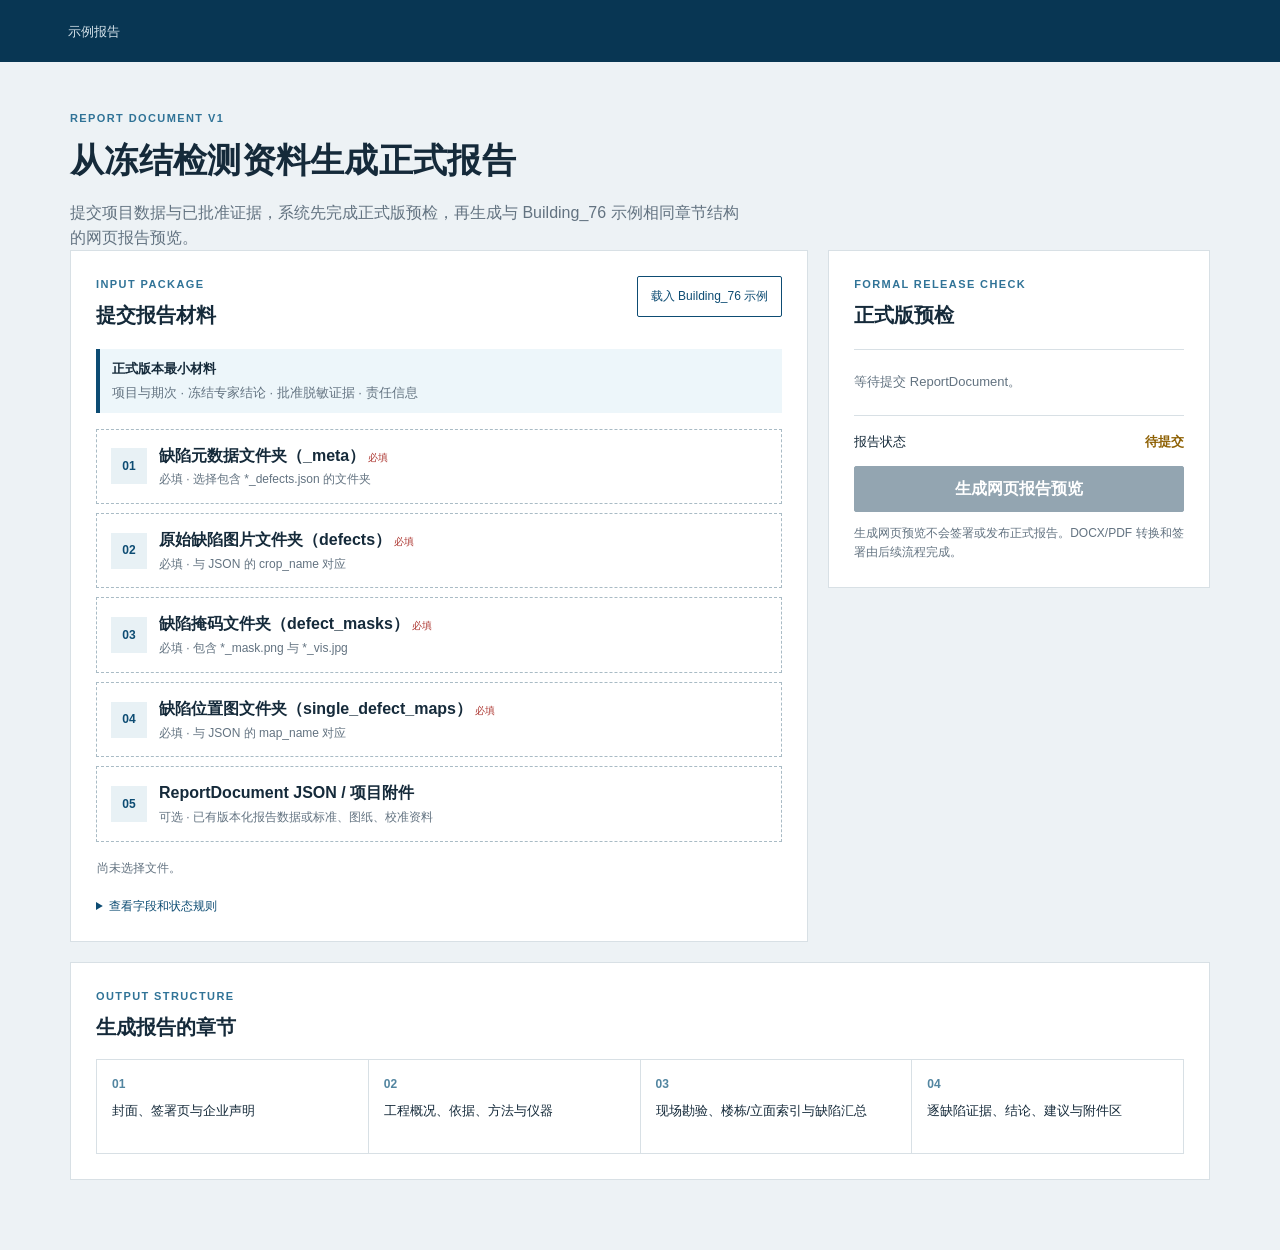
<file: docs/index.html>
<!doctype html>
<html lang="zh-CN">
<head><meta charset="utf-8"><meta http-equiv="refresh" content="0; url=generator.html"><title>FacadeFixer 报告生成工作台</title></head>
<body><p>正在打开报告生成工作台。若未自动跳转，请打开 <a href="generator.html">报告生成工作台</a>。</p></body>
</html>
</file>
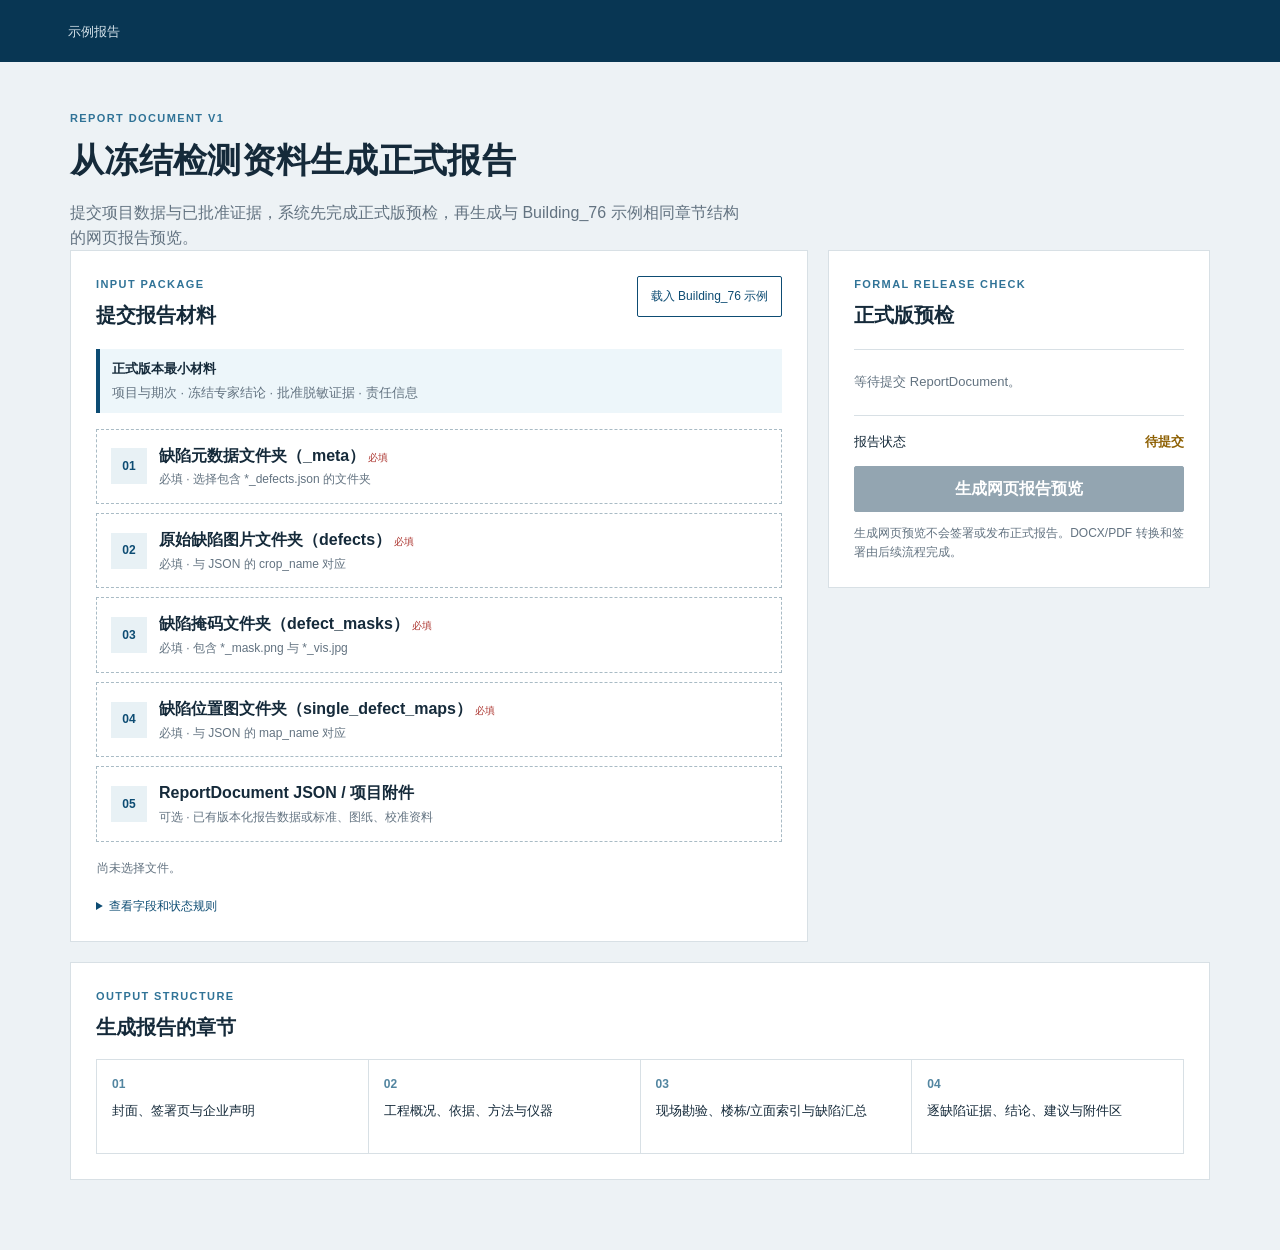
<file: docs/generator.html>
<!doctype html>
<html lang="zh-CN">
<head>
  <meta charset="utf-8">
  <meta name="viewport" content="width=device-width, initial-scale=1">
  <title>FacadeFixer 报告生成工作台</title>
  <link rel="stylesheet" href="generator.css?v=layout-4">
</head>
<body>
  <header class="topbar"><nav><a href="building_76_reference.html">示例报告</a></nav></header>
  <main class="shell">
    <section class="hero"><p class="eyebrow">REPORT DOCUMENT V1</p><h1>从冻结检测资料生成正式报告</h1><p>提交项目数据与已批准证据，系统先完成正式版预检，再生成与 Building_76 示例相同章节结构的网页报告预览。</p></section>
    <div class="layout">
      <section class="panel input-panel"><div class="panel-heading"><div><p class="eyebrow">INPUT PACKAGE</p><h2>提交报告材料</h2></div><button id="load-sample" class="secondary" type="button">载入 Building_76 示例</button></div>
        <div class="requirement"><b>正式版本最小材料</b><span>项目与期次 · 冻结专家结论 · 批准脱敏证据 · 责任信息</span></div>
        <label class="upload required"><span class="file-icon">01</span><span><b>缺陷元数据文件夹（_meta）</b><small>必填 · 选择包含 *_defects.json 的文件夹</small></span><input id="meta-files" type="file" accept="application/json" webkitdirectory directory multiple></label>
        <label class="upload required"><span class="file-icon">02</span><span><b>原始缺陷图片文件夹（defects）</b><small>必填 · 与 JSON 的 crop_name 对应</small></span><input id="evidence-files" type="file" accept="image/*" webkitdirectory directory multiple></label>
        <label class="upload required"><span class="file-icon">03</span><span><b>缺陷掩码文件夹（defect_masks）</b><small>必填 · 包含 *_mask.png 与 *_vis.jpg</small></span><input id="mask-files" type="file" accept="image/*" webkitdirectory directory multiple></label>
        <label class="upload required"><span class="file-icon">04</span><span><b>缺陷位置图文件夹（single_defect_maps）</b><small>必填 · 与 JSON 的 map_name 对应</small></span><input id="map-files" type="file" accept="image/*" webkitdirectory directory multiple></label>
        <label class="upload"><span class="file-icon">05</span><span><b>ReportDocument JSON / 项目附件</b><small>可选 · 已有版本化报告数据或标准、图纸、校准资料</small></span><input id="report-json" type="file" accept="application/json"></label><input id="attachment-files" type="file" multiple hidden>
        <div id="file-list" class="file-list" aria-live="polite">尚未选择文件。</div>
        <details><summary>查看字段和状态规则</summary><ul><li>报告仅接受 <code>frozen</code> 的专家结论；草稿结论不能进入正式版。</li><li>图片证据须标记 <code>approved_redaction=true</code>。</li><li>模型估算、未采集、不可达、待确认不会计入正式量测统计。</li><li>生成时会调用受控的云端书生分析服务；仅发送缺陷类别、识别描述和量化尺寸，不会上传图片、坐标或拍摄时间。</li></ul></details>
      </section>
      <aside class="panel check-panel"><p class="eyebrow">FORMAL RELEASE CHECK</p><h2>正式版预检</h2><div id="check-list" class="check-list"><p class="empty">等待提交 ReportDocument。</p></div><div class="summary"><span>报告状态</span><b id="readiness">待提交</b></div><button id="generate" class="primary" type="button" disabled>生成网页报告预览</button><p id="generation-progress" class="help" hidden aria-live="polite"></p><p class="help">生成网页预览不会签署或发布正式报告。DOCX/PDF 转换和签署由后续流程完成。</p></aside>
    </div>
    <section id="result" class="result" hidden><div><p class="eyebrow">PREVIEW READY</p><h2>网页报告已生成</h2><p id="result-copy"></p></div><div class="result-actions"><a id="open-report" class="primary link-button" href="preview.html?v=layout-2">打开数据报告</a><a class="secondary link-button" href="building_76_reference.html">查看示例版式</a></div></section>
    <section class="chapters"><p class="eyebrow">OUTPUT STRUCTURE</p><h2>生成报告的章节</h2><div class="chapter-grid"><div><b>01</b><span>封面、签署页与企业声明</span></div><div><b>02</b><span>工程概况、依据、方法与仪器</span></div><div><b>03</b><span>现场勘验、楼栋/立面索引与缺陷汇总</span></div><div><b>04</b><span>逐缺陷证据、结论、建议与附件区</span></div></div></section>
  </main>
  <script id="sample-data" type="application/json">
{
  "schema_version": "report-document/v1",
  "report_id": "report-demo-76",
  "report_version": "draft-web-1",
  "frozen_at": "2026-08-28T08:00:00Z",
  "project": {
    "project_id": "building-76",
    "name": "Building_76 外墙检测鉴定",
    "period": "2026-Q3",
    "source_version": "project/v1",
    "location": "浙江省杭州市（示例）",
    "client": "委托单位待补充",
    "overview": "本网页报告为冻结检测数据的专业预览版。工程信息、方法与责任信息须由项目负责人确认后形成正式版本。",
    "method": "采用无人机航拍目视检查，结合经批准的缺陷证据，对外墙可见部位进行记录与复核。",
    "standards": ["JGJ/T 277-2012", "JGJ 376-2015", "GB 50210-2018"],
    "instruments": [
      {"name": "无人机航拍平台", "model": "待登记", "asset_id": "待补充"},
      {"name": "激光测距仪", "model": "待登记", "asset_id": "待补充"}
    ],
    "responsibility": {"inspector": "待补充", "author": "待补充", "reviewer": "待补充", "approver": "待补充"}
  },
  "field_catalog": [],
  "sections": [],
  "defects": [
    {
      "defect_id": "D-001",
      "building_id": "Building_76",
      "facade_id": "南立面",
      "category_id": "concrete_spalling",
      "severity": "serious",
      "expert_conclusion": {"status": "frozen", "frozen_at": "2026-08-28T08:00:00Z", "source_version": "conclusion/v1", "text": "建议尽快安排现场复核并采取防坠落措施。"},
      "evidence": [
        {"evidence_id": "E-001", "state": "measured", "source": "inspection", "period": "2026-Q3", "version": "evidence/v1", "kind": "image", "approved_redaction": true, "caption": "已批准脱敏证据；正式量测/人工确认。", "image_uri": ""}
      ]
    },
    {
      "defect_id": "D-002",
      "building_id": "Building_76",
      "facade_id": "东立面",
      "category_id": "concrete_crack",
      "severity": "general",
      "expert_conclusion": {"status": "frozen", "frozen_at": "2026-08-28T08:00:00Z", "source_version": "conclusion/v1", "text": "建议在维修前补充裂缝宽度和延伸范围复核。"},
      "evidence": [
        {"evidence_id": "E-002", "state": "model_estimate", "source": "model", "period": "2026-Q3", "version": "model/v2", "kind": "image", "approved_redaction": true, "caption": "模型估算，未作为正式量测。", "image_uri": ""}
      ]
    },
    {
      "defect_id": "D-003",
      "building_id": "Building_76",
      "facade_id": "北立面",
      "category_id": "rust_stain",
      "severity": "minor",
      "expert_conclusion": {"status": "frozen", "frozen_at": "2026-08-28T08:00:00Z", "source_version": "conclusion/v1", "text": "建议结合渗水路径进行后续排查。"},
      "evidence": [
        {"evidence_id": "E-003", "state": "inaccessible", "reason": "高处遮挡，当前航线不可达", "source": "inspection", "period": "2026-Q3", "version": "evidence/v1", "kind": "note", "approved_redaction": true, "caption": "不可达区域，不纳入实测统计。"}
      ]
    }
  ]
}
  </script>
  <script src="generator.js?v=sample-load-3"></script>
</body>
</html>
</file>
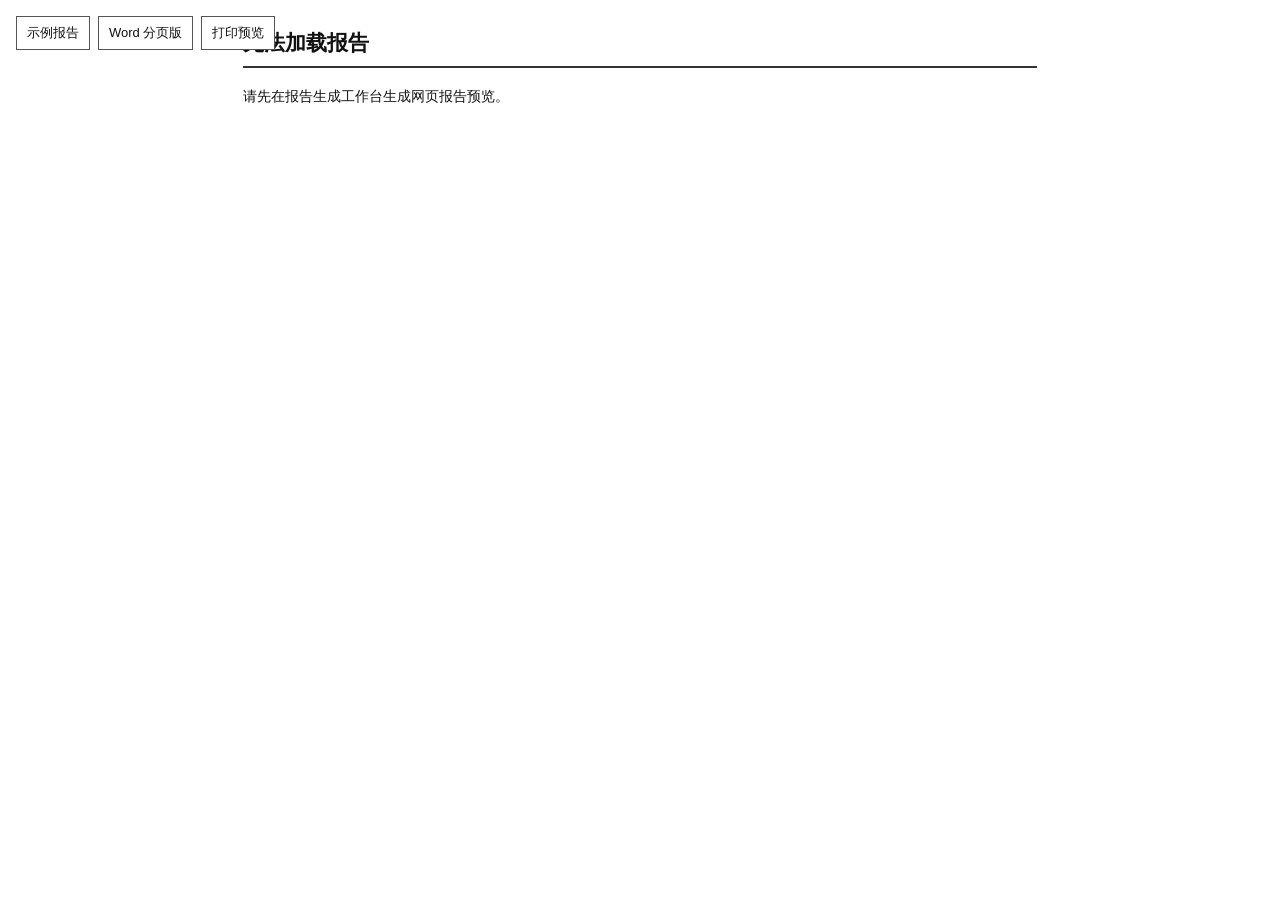
<file: docs/preview.html>
<!doctype html>
<html lang="zh-CN">
<head>
  <meta charset="utf-8">
  <meta name="viewport" content="width=device-width, initial-scale=1">
  <title>外墙检测鉴定报告</title>
  <link rel="stylesheet" href="styles.css">
</head>
<body>
  <header class="report-toolbar no-print"><a href="building_76_reference.html">示例报告</a><button id="word-toggle" type="button" aria-pressed="false">Word 分页版</button><button id="print-button" type="button">打印预览</button></header>
  <main id="report" class="report" aria-live="polite"></main>
  <script src="app.js"></script>
</body>
</html>
</file>
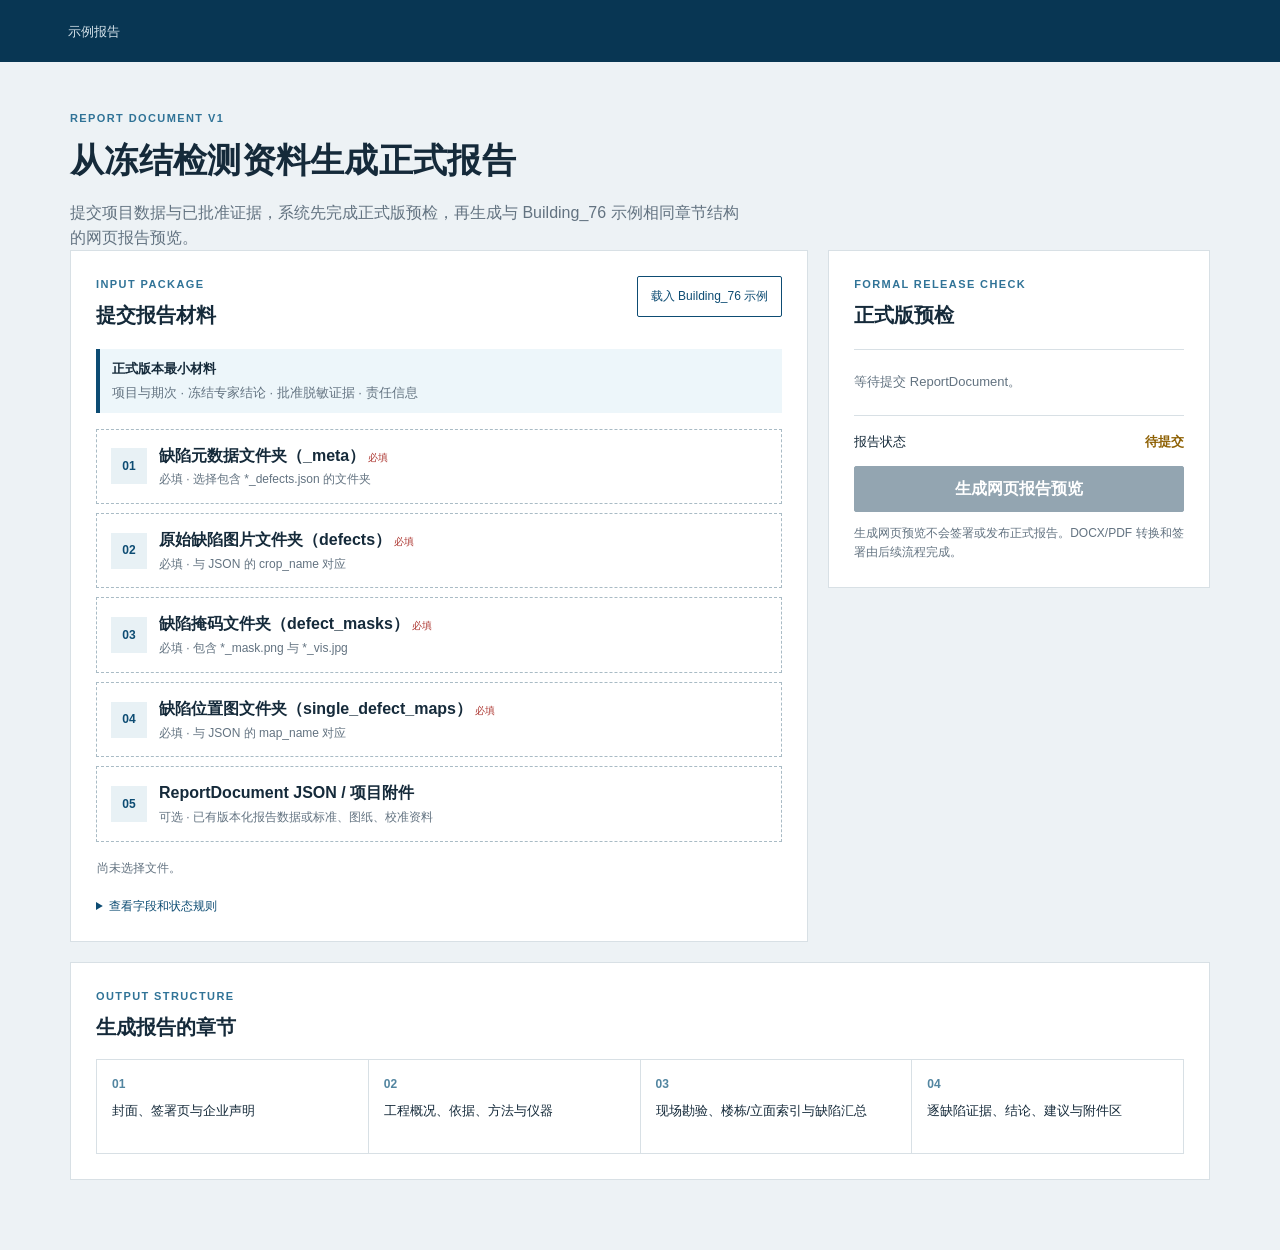
<file: report_web/generator.html>
<!doctype html>
<html lang="zh-CN">
<head>
  <meta charset="utf-8">
  <meta name="viewport" content="width=device-width, initial-scale=1">
  <title>FacadeFixer 报告生成工作台</title>
  <link rel="stylesheet" href="generator.css">
</head>
<body>
  <header class="topbar"><nav><a href="building_76_reference.html">示例报告</a></nav></header>
  <main class="shell">
    <section class="hero"><p class="eyebrow">REPORT DOCUMENT V1</p><h1>从冻结检测资料生成正式报告</h1><p>提交项目数据与已批准证据，系统先完成正式版预检，再生成与 Building_76 示例相同章节结构的网页报告预览。</p></section>
    <div class="layout">
      <section class="panel input-panel"><div class="panel-heading"><div><p class="eyebrow">INPUT PACKAGE</p><h2>提交报告材料</h2></div><button id="load-sample" class="secondary" type="button">载入 Building_76 示例</button></div>
        <div class="requirement"><b>正式版本最小材料</b><span>项目与期次 · 冻结专家结论 · 批准脱敏证据 · 责任信息</span></div>
        <label class="upload required"><span class="file-icon">01</span><span><b>缺陷元数据文件夹（_meta）</b><small>必填 · 选择包含 *_defects.json 的文件夹</small></span><input id="meta-files" type="file" accept="application/json" webkitdirectory directory multiple></label>
        <label class="upload required"><span class="file-icon">02</span><span><b>原始缺陷图片文件夹（defects）</b><small>必填 · 与 JSON 的 crop_name 对应</small></span><input id="evidence-files" type="file" accept="image/*" webkitdirectory directory multiple></label>
        <label class="upload required"><span class="file-icon">03</span><span><b>缺陷掩码文件夹（defect_masks）</b><small>必填 · 包含 *_mask.png 与 *_vis.jpg</small></span><input id="mask-files" type="file" accept="image/*" webkitdirectory directory multiple></label>
        <label class="upload required"><span class="file-icon">04</span><span><b>缺陷位置图文件夹（single_defect_maps）</b><small>必填 · 与 JSON 的 map_name 对应</small></span><input id="map-files" type="file" accept="image/*" webkitdirectory directory multiple></label>
        <label class="upload"><span class="file-icon">05</span><span><b>ReportDocument JSON / 项目附件</b><small>可选 · 已有版本化报告数据或标准、图纸、校准资料</small></span><input id="report-json" type="file" accept="application/json"></label><input id="attachment-files" type="file" multiple hidden>
        <div id="file-list" class="file-list" aria-live="polite">尚未选择文件。</div>
        <details><summary>查看字段和状态规则</summary><ul><li>报告仅接受 <code>frozen</code> 的专家结论；草稿结论不能进入正式版。</li><li>图片证据须标记 <code>approved_redaction=true</code>。</li><li>模型估算、未采集、不可达、待确认不会计入正式量测统计。</li></ul></details>
      </section>
      <aside class="panel check-panel"><p class="eyebrow">FORMAL RELEASE CHECK</p><h2>正式版预检</h2><div id="check-list" class="check-list"><p class="empty">等待提交 ReportDocument。</p></div><div class="summary"><span>报告状态</span><b id="readiness">待提交</b></div><button id="generate" class="primary" type="button" disabled>生成网页报告预览</button><p class="help">生成网页预览不会签署或发布正式报告。DOCX/PDF 转换和签署由后续流程完成。</p></aside>
    </div>
    <section id="result" class="result" hidden><div><p class="eyebrow">PREVIEW READY</p><h2>网页报告已生成</h2><p id="result-copy"></p></div><div class="result-actions"><a id="open-report" class="primary link-button" href="preview.html?v=layout-2">打开数据报告</a><a class="secondary link-button" href="building_76_reference.html">查看示例版式</a></div></section>
    <section class="chapters"><p class="eyebrow">OUTPUT STRUCTURE</p><h2>生成报告的章节</h2><div class="chapter-grid"><div><b>01</b><span>封面、签署页与企业声明</span></div><div><b>02</b><span>工程概况、依据、方法与仪器</span></div><div><b>03</b><span>现场勘验、楼栋/立面索引与缺陷汇总</span></div><div><b>04</b><span>逐缺陷证据、结论、建议与附件区</span></div></div></section>
  </main>
  <script id="sample-data" type="application/json">
+{
  "schema_version": "report-document/v1",
  "report_id": "report-demo-76",
  "report_version": "draft-web-1",
  "frozen_at": "2026-08-28T08:00:00Z",
  "project": {
    "project_id": "building-76",
    "name": "Building_76 外墙检测鉴定",
    "period": "2026-Q3",
    "source_version": "project/v1",
    "location": "浙江省杭州市（示例）",
    "client": "委托单位待补充",
    "overview": "本网页报告为冻结检测数据的专业预览版。工程信息、方法与责任信息须由项目负责人确认后形成正式版本。",
    "method": "采用无人机航拍目视检查，结合经批准的缺陷证据，对外墙可见部位进行记录与复核。",
    "standards": ["JGJ/T 277-2012", "JGJ 376-2015", "GB 50210-2018"],
    "instruments": [
      {"name": "无人机航拍平台", "model": "待登记", "asset_id": "待补充"},
      {"name": "激光测距仪", "model": "待登记", "asset_id": "待补充"}
    ],
    "responsibility": {"inspector": "待补充", "author": "待补充", "reviewer": "待补充", "approver": "待补充"}
  },
  "field_catalog": [],
  "sections": [],
  "defects": [
    {
      "defect_id": "D-001",
      "building_id": "Building_76",
      "facade_id": "南立面",
      "category_id": "concrete_spalling",
      "severity": "serious",
      "expert_conclusion": {"status": "frozen", "frozen_at": "2026-08-28T08:00:00Z", "source_version": "conclusion/v1", "text": "建议尽快安排现场复核并采取防坠落措施。"},
      "evidence": [
        {"evidence_id": "E-001", "state": "measured", "source": "inspection", "period": "2026-Q3", "version": "evidence/v1", "kind": "image", "approved_redaction": true, "caption": "已批准脱敏证据；正式量测/人工确认。", "image_uri": ""}
      ]
    },
    {
      "defect_id": "D-002",
      "building_id": "Building_76",
      "facade_id": "东立面",
      "category_id": "concrete_crack",
      "severity": "general",
      "expert_conclusion": {"status": "frozen", "frozen_at": "2026-08-28T08:00:00Z", "source_version": "conclusion/v1", "text": "建议在维修前补充裂缝宽度和延伸范围复核。"},
      "evidence": [
        {"evidence_id": "E-002", "state": "model_estimate", "source": "model", "period": "2026-Q3", "version": "model/v2", "kind": "image", "approved_redaction": true, "caption": "模型估算，未作为正式量测。", "image_uri": ""}
      ]
    },
    {
      "defect_id": "D-003",
      "building_id": "Building_76",
      "facade_id": "北立面",
      "category_id": "rust_stain",
      "severity": "minor",
      "expert_conclusion": {"status": "frozen", "frozen_at": "2026-08-28T08:00:00Z", "source_version": "conclusion/v1", "text": "建议结合渗水路径进行后续排查。"},
      "evidence": [
        {"evidence_id": "E-003", "state": "inaccessible", "reason": "高处遮挡，当前航线不可达", "source": "inspection", "period": "2026-Q3", "version": "evidence/v1", "kind": "note", "approved_redaction": true, "caption": "不可达区域，不纳入实测统计。"}
      ]
    }
  ]
}
  </script>
  <script src="generator.js"></script>
</body>
</html>
</file>
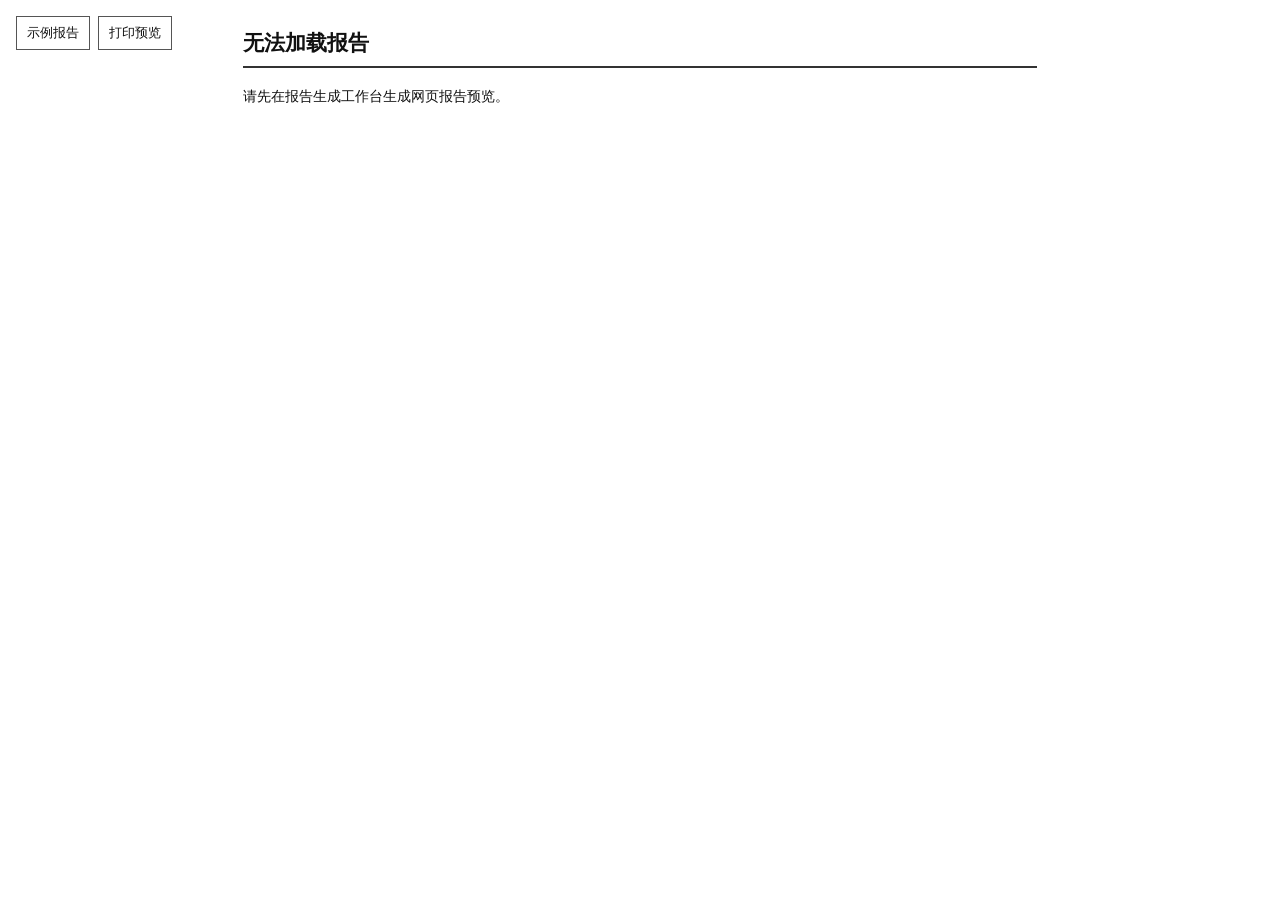
<file: report_web/preview.html>
<!doctype html>
<html lang="zh-CN">
<head>
  <meta charset="utf-8">
  <meta name="viewport" content="width=device-width, initial-scale=1">
  <title>外墙检测鉴定报告</title>
  <link rel="stylesheet" href="styles.css">
</head>
<body>
  <header class="report-toolbar no-print"><a href="building_76_reference.html">示例报告</a><button id="print-button" type="button">打印预览</button></header>
  <main id="report" class="report" aria-live="polite"></main>
  <script src="app.js"></script>
</body>
</html>
</file>
<file: docs/generator.css>
:root{--ink:#152a3a;--muted:#637381;--line:#d8e0e5;--paper:#fff;--soft:#f3f6f8;--blue:#0d4c73;--blue2:#083653;--warn:#8f6206;--ok:#16704b;--bad:#ad3832}*{box-sizing:border-box}body{margin:0;background:#edf2f5;color:var(--ink);font-family:"Microsoft YaHei",Arial,sans-serif;line-height:1.55}.topbar{height:62px;background:var(--blue2);color:#fff;display:flex;align-items:center;justify-content:space-between;padding:0 calc((100% - 1180px)/2);min-padding-left:20px;gap:20px}.brand strong{font-size:18px;letter-spacing:.4px}.brand span{font-size:13px;color:#bfd2df;margin-left:14px}.topbar a{color:#d6e3eb;text-decoration:none;font-size:13px;margin-left:18px}.shell{max-width:1180px;margin:0 auto;padding:48px 20px 70px}.hero{max-width:760px}.eyebrow{font-weight:700;font-size:11px;letter-spacing:1.4px;color:#307397;margin:0 0 7px}.hero h1{font-size:34px;letter-spacing:.3px;margin:0 0 14px}.hero>p:last-child{color:var(--muted);font-size:16px;margin:0;max-width:680px}.flow{display:flex;margin:36px 0 24px;border:1px solid var(--line);background:#fff}.flow div{flex:1;padding:14px 20px;display:flex;align-items:center;gap:10px;border-right:1px solid var(--line);color:var(--muted);font-size:13px}.flow div:last-child{border:0}.flow b{width:22px;height:22px;border-radius:50%;background:#e1e8ec;color:#52626e;display:grid;place-items:center;font-size:12px}.flow .active{background:#e8f2f7;color:var(--blue);font-weight:700}.flow .active b{background:var(--blue);color:#fff}.flow .complete{color:var(--ok);font-weight:700}.flow .complete b{background:var(--ok);color:#fff}.flow-help{margin:-14px 0 24px;color:var(--muted);font-size:13px}.layout{display:grid;grid-template-columns:minmax(0,1.45fr) minmax(280px,.75fr);gap:20px}.panel{background:var(--paper);border:1px solid var(--line);padding:25px}.panel-heading{display:flex;justify-content:space-between;gap:12px;align-items:flex-start}.panel h2{font-size:20px;margin:0 0 18px}.requirement{border-left:4px solid var(--blue);background:#edf6fa;padding:10px 12px;margin-bottom:16px;font-size:13px}.requirement span{display:block;color:var(--muted);margin-top:3px}.upload{display:flex;align-items:center;gap:12px;border:1px dashed #a9bbc5;padding:14px;margin:9px 0;cursor:pointer;background:#fff}.upload:hover{background:#f8fbfc;border-color:var(--blue)}.upload.required b:after{content:" 必填";font-size:10px;color:var(--bad);font-weight:400}.upload small{display:block;color:var(--muted);font-size:12px;margin-top:2px}.upload input{display:none}.file-icon{display:grid;place-items:center;width:36px;height:36px;background:#e8f1f5;color:var(--blue);font-weight:700;font-size:12px}.file-list{font-size:12px;color:var(--muted);padding:8px 1px;min-height:30px}.file-list ul{margin:0;padding-left:18px}.input-panel details{font-size:12px;color:var(--muted);margin-top:12px}.input-panel summary{cursor:pointer;color:var(--blue)}.check-panel{align-self:start}.check-list{border-top:1px solid var(--line);border-bottom:1px solid var(--line);margin:12px 0 16px;padding:9px 0}.check{display:flex;gap:8px;padding:7px 0;font-size:13px}.check:before{content:"";width:15px;height:15px;border-radius:50%;border:1px solid #a9b6bf;flex:0 0 auto;margin-top:2px}.check.ok:before{content:"✓";display:grid;place-items:center;background:var(--ok);border-color:var(--ok);color:#fff;font-size:10px}.check.bad:before{content:"!";display:grid;place-items:center;background:var(--bad);border-color:var(--bad);color:#fff;font-size:10px}.empty{color:var(--muted);font-size:13px}.summary{display:flex;justify-content:space-between;margin:14px 0;font-size:13px}.summary b{color:var(--warn)}button,.link-button{font:inherit;border-radius:2px;cursor:pointer;padding:10px 13px;border:1px solid var(--blue);text-decoration:none;display:inline-block}.primary{width:100%;background:var(--blue);color:#fff;border-color:var(--blue);font-weight:700}.primary:disabled{background:#93a5b1;border-color:#93a5b1;cursor:not-allowed}.secondary{background:#fff;color:var(--blue);font-size:12px}.help{font-size:12px;color:var(--muted);margin:12px 0 0}.result[hidden]{display:none}.result{margin-top:20px;border:1px solid #92c8ae;background:#f4fbf6;padding:22px;display:flex;justify-content:space-between;gap:20px;align-items:center}.result h2{margin:0 0 5px;font-size:20px}.result p:last-child{margin:0;color:#48705b;font-size:13px}.result-actions{display:flex;gap:8px}.result .link-button{width:auto;white-space:nowrap}.chapters{background:#fff;border:1px solid var(--line);margin-top:20px;padding:25px}.chapters h2{font-size:20px;margin:0 0 16px}.chapter-grid{display:grid;grid-template-columns:repeat(4,1fr);border-top:1px solid var(--line);border-left:1px solid var(--line)}.chapter-grid div{min-height:94px;padding:15px;border-right:1px solid var(--line);border-bottom:1px solid var(--line);font-size:13px}.chapter-grid b{display:block;color:#5285a0;font-size:12px;margin-bottom:8px}@media(max-width:760px){.topbar{padding:0 16px}.topbar nav{display:none}.shell{padding:30px 14px}.hero h1{font-size:28px}.flow{overflow:auto}.flow div{min-width:140px}.layout{grid-template-columns:1fr}.result{align-items:flex-start;flex-direction:column}.chapter-grid{grid-template-columns:repeat(2,1fr)}}
</file>
<file: docs/styles.css>
@page { size: A4; margin: 2cm 1.8cm; }
:root { --ink:#111; --line:#333; --muted:#555; --light:#f5f5f5; --sample:#0066cc; }
* { box-sizing:border-box; }
body { margin:0 auto; max-width:21cm; color:var(--ink); font-family:"SimSun","Microsoft YaHei",serif; font-size:10.5pt; line-height:1.6; }
h1 { font-size:22pt; text-align:center; margin-top:6cm; font-weight:bold; }
h2 { font-size:16pt; margin-top:1.2em; border-bottom:2px solid var(--line); padding-bottom:.3em; font-weight:bold; }
h3 { font-size:13pt; margin-top:.8em; font-weight:bold; }
table { width:100%; border-collapse:collapse; margin:.6em 0 1em; font-size:9.5pt; }
th,td { border:1px solid var(--line); padding:5px 6px; vertical-align:middle; text-align:left; }
th { background:#e8e8e8; text-align:center; font-weight:bold; }
.cover { page-break-after:always; text-align:center; }
.cover h1 { margin-top:8cm; font-size:26pt; }
.cover p { font-size:12pt; margin-top:2cm; color:var(--muted); }
.sign-page,.statement,.new-section,.detail { page-break-before:always; }
.info-table td:first-child,.info-table td:nth-child(3),.defect-table td:first-child { background:var(--light); font-weight:bold; width:15%; }
.info-table td:nth-child(2),.info-table td:nth-child(4) { width:35%; }
.sample-text { color:var(--sample); font-style:italic; }
.photo-row { display:flex; justify-content:center; gap:12px; margin:1em 0; flex-wrap:wrap; }
.detail-photo-row { justify-content:space-between; flex-wrap:nowrap; gap:8px; }
.photo-box { text-align:center; width:calc(50% - 8px); }
.detail-photo-row .photo-box { width:calc(25% - 6px); }
.photo-box img,.photo-placeholder { width:100%; height:8cm; object-fit:contain; border:1px solid #ccc; background:#fafafa; }
.detail-photo-row .photo-box img,.detail-photo-row .photo-placeholder { height:6cm; }
.photo-placeholder { display:grid; place-items:center; color:#777; font-size:9pt; }
.caption { font-size:9pt; color:var(--muted); margin-top:.3em; }
.detail-title { font-size:14pt; font-weight:bold; text-align:center; margin:1em 0; background:#f0f0f0; padding:8px; border:1px solid var(--line); }
.defect-desc,.cause-text,.treatment-text { font-size:9.5pt; line-height:1.5; text-align:justify; margin:.5em 0; padding:8px; }
.defect-desc { background:#fafafa; border-left:3px solid #666; }
.cause-text { background:#fff8e1; border-left:3px solid #ff9800; }
.treatment-text { background:#e8f5e9; border-left:3px solid #4caf50; }
.severity { font-weight:bold; }.severity-1{color:#4caf50}.severity-2{color:#ff9800}.severity-3{color:#f44336}
.detail-reason { font-size:9pt; color:#555; }
.report-toolbar { position:fixed; top:16px; left:16px; z-index:10; display:flex; gap:8px; font-family:"Microsoft YaHei",sans-serif; }
.report-toolbar a,.report-toolbar button { border:1px solid #555; background:#fff; color:#111; padding:7px 10px; font:13px "Microsoft YaHei",sans-serif; text-decoration:none; cursor:pointer; }
.word-mode { max-width:none; background:#dfe4e8; padding:20px 0 40px; }
.word-mode .report { width:21cm; margin:0 auto; }
.word-mode .cover,.word-mode .sign-page,.word-mode .statement,.word-mode .new-section,.word-mode .detail { width:21cm; min-height:29.7cm; margin:0 auto 18px; padding:2cm 1.8cm; background:#fff; box-shadow:0 2px 12px rgba(0,0,0,.16); overflow:hidden; }
.word-mode .cover { display:block; }
.word-mode .detail { break-before:page; page-break-before:always; break-after:page; page-break-after:always; }
.word-mode .detail:last-child { break-after:auto; page-break-after:auto; }
.word-mode .detail-photo-row { break-inside:avoid; page-break-inside:avoid; }
.word-mode .report-toolbar { position:fixed; }
@media print { .no-print { display:none!important; } body{max-width:none;} .word-mode{background:#fff;padding:0}.word-mode .report{width:auto;margin:0}.word-mode .cover,.word-mode .sign-page,.word-mode .statement,.word-mode .new-section,.word-mode .detail{width:auto;min-height:0;margin:0;padding:0;box-shadow:none;overflow:visible} }
@media (max-width:760px) { body{padding:0 14px;font-size:10pt}.cover h1{margin-top:25vh;font-size:22pt}.photo-box,.detail-photo-row .photo-box{width:100%}.detail-photo-row{flex-wrap:wrap}.report-toolbar{position:static;margin:12px 0} }
</file>
<file: report_web/generator.css>
:root{--ink:#152a3a;--muted:#637381;--line:#d8e0e5;--paper:#fff;--soft:#f3f6f8;--blue:#0d4c73;--blue2:#083653;--warn:#8f6206;--ok:#16704b;--bad:#ad3832}*{box-sizing:border-box}body{margin:0;background:#edf2f5;color:var(--ink);font-family:"Microsoft YaHei",Arial,sans-serif;line-height:1.55}.topbar{height:62px;background:var(--blue2);color:#fff;display:flex;align-items:center;justify-content:space-between;padding:0 calc((100% - 1180px)/2);min-padding-left:20px;gap:20px}.brand strong{font-size:18px;letter-spacing:.4px}.brand span{font-size:13px;color:#bfd2df;margin-left:14px}.topbar a{color:#d6e3eb;text-decoration:none;font-size:13px;margin-left:18px}.shell{max-width:1180px;margin:0 auto;padding:48px 20px 70px}.hero{max-width:760px}.eyebrow{font-weight:700;font-size:11px;letter-spacing:1.4px;color:#307397;margin:0 0 7px}.hero h1{font-size:34px;letter-spacing:.3px;margin:0 0 14px}.hero>p:last-child{color:var(--muted);font-size:16px;margin:0;max-width:680px}.flow{display:flex;margin:36px 0 24px;border:1px solid var(--line);background:#fff}.flow div{flex:1;padding:14px 20px;display:flex;align-items:center;gap:10px;border-right:1px solid var(--line);color:var(--muted);font-size:13px}.flow div:last-child{border:0}.flow b{width:22px;height:22px;border-radius:50%;background:#e1e8ec;color:#52626e;display:grid;place-items:center;font-size:12px}.flow .active{background:#e8f2f7;color:var(--blue);font-weight:700}.flow .active b{background:var(--blue);color:#fff}.flow .complete{color:var(--ok);font-weight:700}.flow .complete b{background:var(--ok);color:#fff}.flow-help{margin:-14px 0 24px;color:var(--muted);font-size:13px}.layout{display:grid;grid-template-columns:minmax(0,1.45fr) minmax(280px,.75fr);gap:20px}.panel{background:var(--paper);border:1px solid var(--line);padding:25px}.panel-heading{display:flex;justify-content:space-between;gap:12px;align-items:flex-start}.panel h2{font-size:20px;margin:0 0 18px}.requirement{border-left:4px solid var(--blue);background:#edf6fa;padding:10px 12px;margin-bottom:16px;font-size:13px}.requirement span{display:block;color:var(--muted);margin-top:3px}.upload{display:flex;align-items:center;gap:12px;border:1px dashed #a9bbc5;padding:14px;margin:9px 0;cursor:pointer;background:#fff}.upload:hover{background:#f8fbfc;border-color:var(--blue)}.upload.required b:after{content:" 必填";font-size:10px;color:var(--bad);font-weight:400}.upload small{display:block;color:var(--muted);font-size:12px;margin-top:2px}.upload input{display:none}.file-icon{display:grid;place-items:center;width:36px;height:36px;background:#e8f1f5;color:var(--blue);font-weight:700;font-size:12px}.file-list{font-size:12px;color:var(--muted);padding:8px 1px;min-height:30px}.file-list ul{margin:0;padding-left:18px}.input-panel details{font-size:12px;color:var(--muted);margin-top:12px}.input-panel summary{cursor:pointer;color:var(--blue)}.check-panel{align-self:start}.check-list{border-top:1px solid var(--line);border-bottom:1px solid var(--line);margin:12px 0 16px;padding:9px 0}.check{display:flex;gap:8px;padding:7px 0;font-size:13px}.check:before{content:"";width:15px;height:15px;border-radius:50%;border:1px solid #a9b6bf;flex:0 0 auto;margin-top:2px}.check.ok:before{content:"✓";display:grid;place-items:center;background:var(--ok);border-color:var(--ok);color:#fff;font-size:10px}.check.bad:before{content:"!";display:grid;place-items:center;background:var(--bad);border-color:var(--bad);color:#fff;font-size:10px}.empty{color:var(--muted);font-size:13px}.summary{display:flex;justify-content:space-between;margin:14px 0;font-size:13px}.summary b{color:var(--warn)}button,.link-button{font:inherit;border-radius:2px;cursor:pointer;padding:10px 13px;border:1px solid var(--blue);text-decoration:none;display:inline-block}.primary{width:100%;background:var(--blue);color:#fff;border-color:var(--blue);font-weight:700}.primary:disabled{background:#93a5b1;border-color:#93a5b1;cursor:not-allowed}.secondary{background:#fff;color:var(--blue);font-size:12px}.help{font-size:12px;color:var(--muted);margin:12px 0 0}.result[hidden]{display:none}.result{margin-top:20px;border:1px solid #92c8ae;background:#f4fbf6;padding:22px;display:flex;justify-content:space-between;gap:20px;align-items:center}.result h2{margin:0 0 5px;font-size:20px}.result p:last-child{margin:0;color:#48705b;font-size:13px}.result-actions{display:flex;gap:8px}.result .link-button{width:auto;white-space:nowrap}.chapters{background:#fff;border:1px solid var(--line);margin-top:20px;padding:25px}.chapters h2{font-size:20px;margin:0 0 16px}.chapter-grid{display:grid;grid-template-columns:repeat(4,1fr);border-top:1px solid var(--line);border-left:1px solid var(--line)}.chapter-grid div{min-height:94px;padding:15px;border-right:1px solid var(--line);border-bottom:1px solid var(--line);font-size:13px}.chapter-grid b{display:block;color:#5285a0;font-size:12px;margin-bottom:8px}@media(max-width:760px){.topbar{padding:0 16px}.topbar nav{display:none}.shell{padding:30px 14px}.hero h1{font-size:28px}.flow{overflow:auto}.flow div{min-width:140px}.layout{grid-template-columns:1fr}.result{align-items:flex-start;flex-direction:column}.chapter-grid{grid-template-columns:repeat(2,1fr)}}
</file>
<file: report_web/styles.css>
@page { size: A4; margin: 2cm 1.8cm; }
:root { --ink:#111; --line:#333; --muted:#555; --light:#f5f5f5; --sample:#0066cc; }
* { box-sizing:border-box; }
body { margin:0 auto; max-width:21cm; color:var(--ink); font-family:"SimSun","Microsoft YaHei",serif; font-size:10.5pt; line-height:1.6; }
h1 { font-size:22pt; text-align:center; margin-top:6cm; font-weight:bold; }
h2 { font-size:16pt; margin-top:1.2em; border-bottom:2px solid var(--line); padding-bottom:.3em; font-weight:bold; }
h3 { font-size:13pt; margin-top:.8em; font-weight:bold; }
table { width:100%; border-collapse:collapse; margin:.6em 0 1em; font-size:9.5pt; }
th,td { border:1px solid var(--line); padding:5px 6px; vertical-align:middle; text-align:left; }
th { background:#e8e8e8; text-align:center; font-weight:bold; }
.cover { page-break-after:always; text-align:center; }
.cover h1 { margin-top:8cm; font-size:26pt; }
.cover p { font-size:12pt; margin-top:2cm; color:var(--muted); }
.sign-page,.statement,.new-section,.detail { page-break-before:always; }
.info-table td:first-child,.info-table td:nth-child(3),.defect-table td:first-child { background:var(--light); font-weight:bold; width:15%; }
.info-table td:nth-child(2),.info-table td:nth-child(4) { width:35%; }
.sample-text { color:var(--sample); font-style:italic; }
.photo-row { display:flex; justify-content:center; gap:12px; margin:1em 0; flex-wrap:wrap; }
.detail-photo-row { justify-content:space-between; flex-wrap:nowrap; gap:8px; }
.photo-box { text-align:center; width:calc(50% - 8px); }
.detail-photo-row .photo-box { width:calc(25% - 6px); }
.photo-box img,.photo-placeholder { width:100%; height:8cm; object-fit:contain; border:1px solid #ccc; background:#fafafa; }
.detail-photo-row .photo-box img,.detail-photo-row .photo-placeholder { height:6cm; }
.photo-placeholder { display:grid; place-items:center; color:#777; font-size:9pt; }
.caption { font-size:9pt; color:var(--muted); margin-top:.3em; }
.detail-title { font-size:14pt; font-weight:bold; text-align:center; margin:1em 0; background:#f0f0f0; padding:8px; border:1px solid var(--line); }
.defect-desc,.cause-text,.treatment-text { font-size:9.5pt; line-height:1.5; text-align:justify; margin:.5em 0; padding:8px; }
.defect-desc { background:#fafafa; border-left:3px solid #666; }
.cause-text { background:#fff8e1; border-left:3px solid #ff9800; }
.treatment-text { background:#e8f5e9; border-left:3px solid #4caf50; }
.severity { font-weight:bold; }.severity-1{color:#4caf50}.severity-2{color:#ff9800}.severity-3{color:#f44336}
.detail-reason { font-size:9pt; color:#555; }
.report-toolbar { position:fixed; top:16px; left:16px; z-index:10; display:flex; gap:8px; font-family:"Microsoft YaHei",sans-serif; }
.report-toolbar a,.report-toolbar button { border:1px solid #555; background:#fff; color:#111; padding:7px 10px; font:13px "Microsoft YaHei",sans-serif; text-decoration:none; cursor:pointer; }
@media print { .no-print { display:none!important; } body{max-width:none;} }
@media (max-width:760px) { body{padding:0 14px;font-size:10pt}.cover h1{margin-top:25vh;font-size:22pt}.photo-box,.detail-photo-row .photo-box{width:100%}.detail-photo-row{flex-wrap:wrap}.report-toolbar{position:static;margin:12px 0} }
</file>
